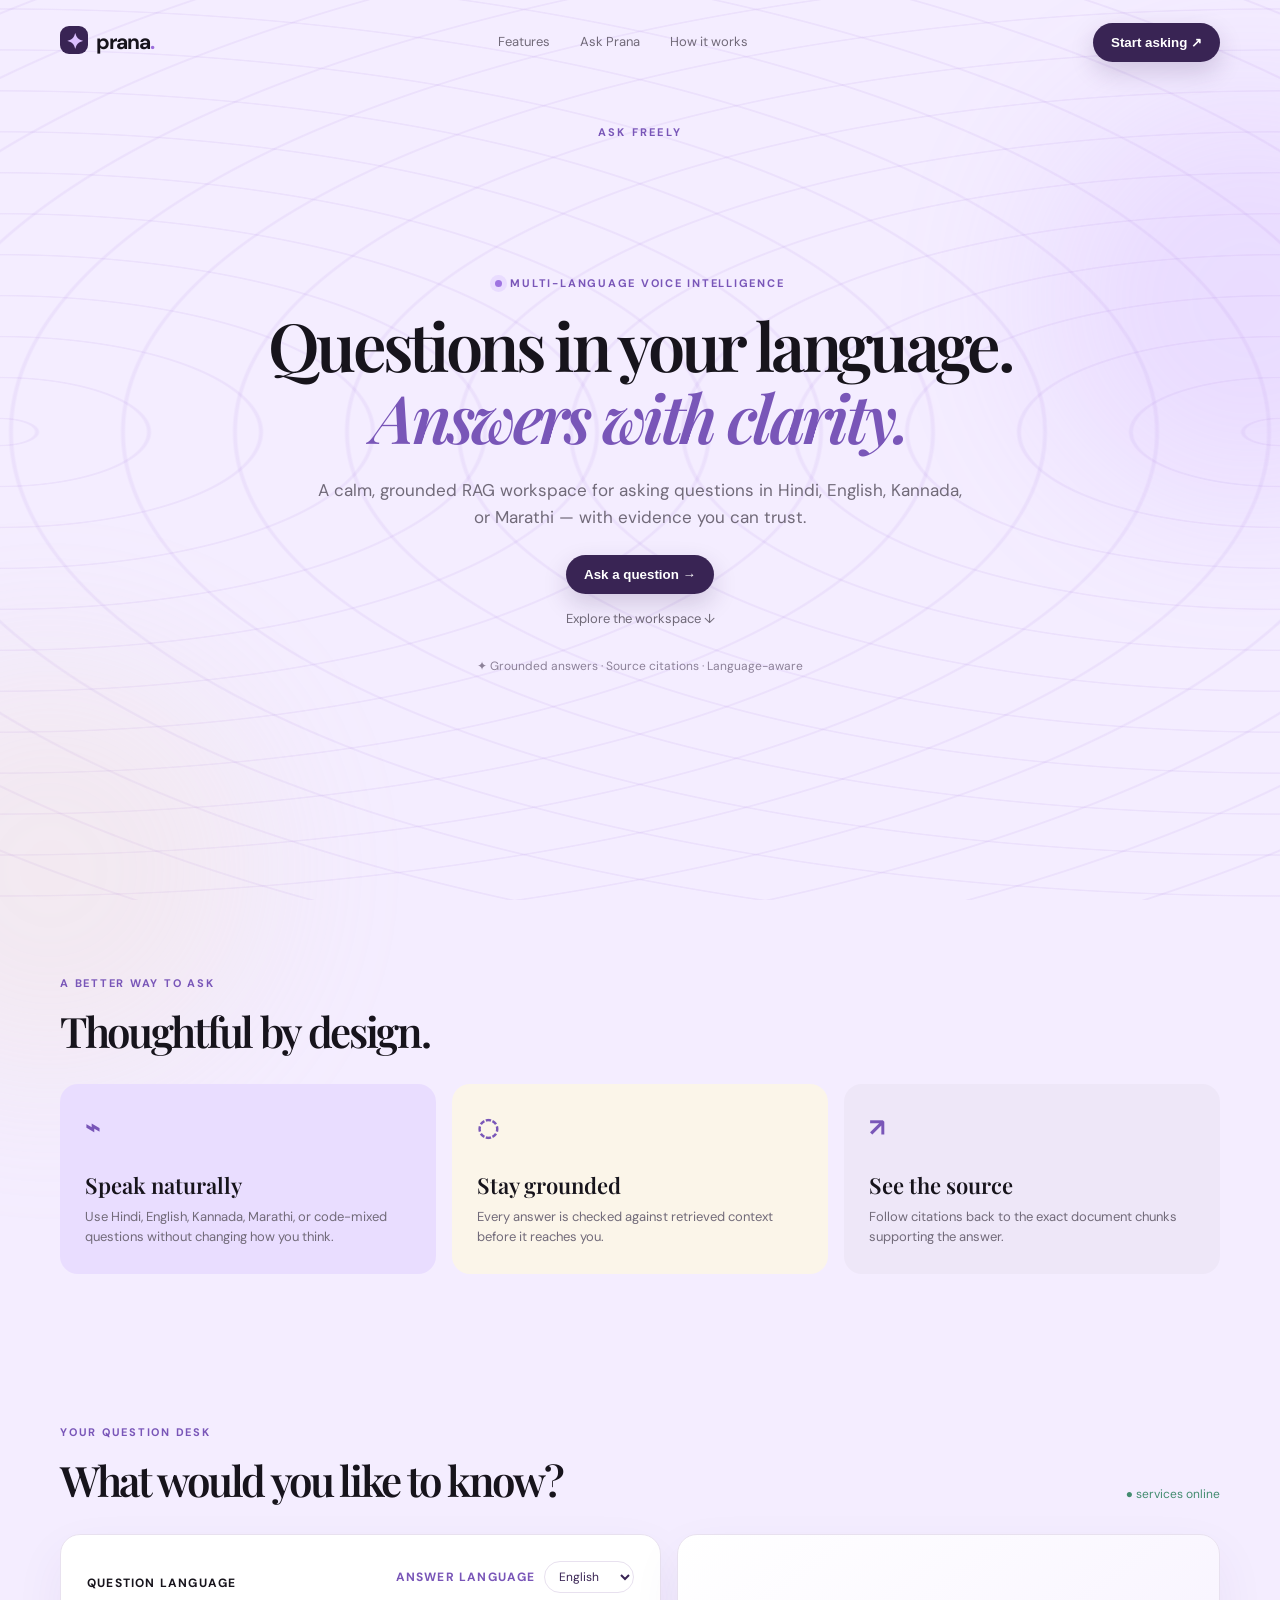
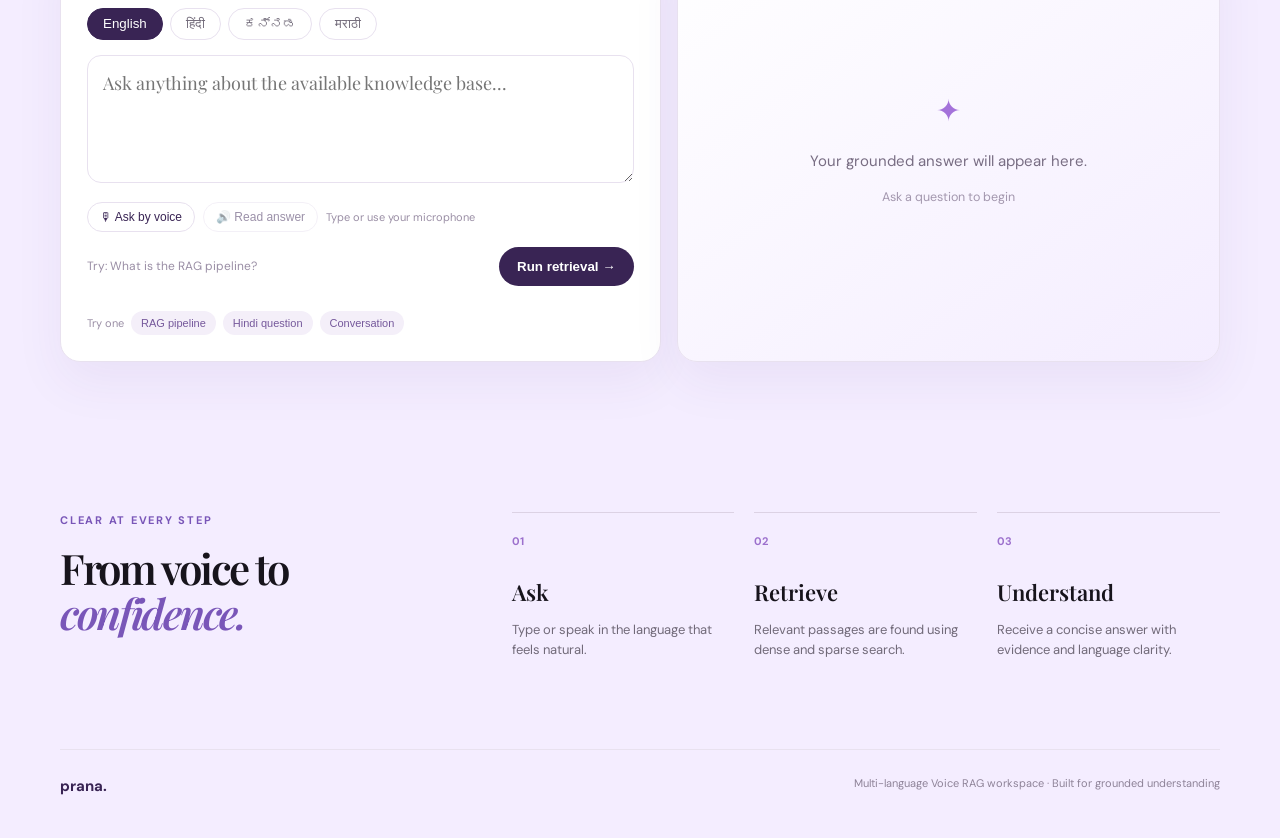
<file: frontend/index.html>
<!doctype html>
<html lang="en">
<head>
  <meta charset="utf-8"><meta name="viewport" content="width=device-width, initial-scale=1">
  <title>Prana RAG | Multi-language Voice Intelligence</title>
  <link rel="preconnect" href="https://fonts.googleapis.com"><link rel="preconnect" href="https://fonts.gstatic.com" crossorigin>
  <link href="https://fonts.googleapis.com/css2?family=DM+Sans:wght@400;500;600;700&family=Playfair+Display:wght@500;600;700&display=swap" rel="stylesheet">
  <link rel="stylesheet" href="styles.css">
</head>
<body>
  <div class="glow glow-one"></div><div class="glow glow-two"></div>
  <header class="topbar shell"><a class="brand" href="#top"><span class="brand-mark">✦</span>prana<span class="brand-dot">.</span></a><nav><a href="#features">Features</a><a href="#workspace">Ask Prana</a><a href="#about">How it works</a></nav><button class="nav-cta" onclick="document.getElementById('workspace').scrollIntoView({behavior:'smooth'})">Start asking ↗</button></header>
  <main id="top">
    <section class="hero shell"><div class="hero-copy"><p class="eyebrow"><span class="pulse"></span> Multi-language voice intelligence</p><h1>Questions in your language.<br><em>Answers with clarity.</em></h1><p class="hero-text">A calm, grounded RAG workspace for asking questions in Hindi, English, Kannada, or Marathi — with evidence you can trust.</p><div class="hero-actions"><button class="primary" onclick="document.getElementById('workspace').scrollIntoView({behavior:'smooth'})">Ask a question →</button><a class="text-link" href="#features">Explore the workspace ↓</a></div><div class="hero-note">✦ Grounded answers · Source citations · Language-aware</div></div><div class="hero-art"><div class="orbit orbit-a"></div><div class="orbit orbit-b"></div><div class="art-card main-art"><small>TODAY'S INSIGHT</small><div>Ask freely.<br><i>Know clearly.</i></div><hr><span>Hindi · English · Kannada · Marathi</span></div><div class="art-card floating-card">✦<strong>0.91</strong><small>grounding score</small></div><div class="art-card citation-card">● 3 sources found ↗</div></div></section>
    <section id="features" class="feature-strip shell"><div class="section-intro"><p class="eyebrow">A better way to ask</p><h2>Thoughtful by design.</h2></div><div class="feature-grid"><article class="feature-card lavender"><b>⌁</b><h3>Speak naturally</h3><p>Use Hindi, English, Kannada, Marathi, or code-mixed questions without changing how you think.</p></article><article class="feature-card cream"><b>◌</b><h3>Stay grounded</h3><p>Every answer is checked against retrieved context before it reaches you.</p></article><article class="feature-card lilac"><b>↗</b><h3>See the source</h3><p>Follow citations back to the exact document chunks supporting the answer.</p></article></div></section>
    <section id="workspace" class="workspace shell"><div class="workspace-head"><div><p class="eyebrow">Your question desk</p><h2>What would you like to know?</h2></div><span class="online">● services online</span></div><div class="workspace-grid"><div class="ask-panel card"><div class="field-head"><label>Question language</label><span id="answer-language">Answer: हिंदी</span></div><div class="language-options"><button class="lang active" data-lang="en">English</button><button class="lang" data-lang="hi">हिंदी</button></div><label class="sr-only" for="question">Your question</label><textarea id="question" rows="4" placeholder="Ask anything about the available knowledge base..."></textarea><div class="ask-footer"><span id="input-hint">Try: What is the RAG pipeline?</span><button id="ask" class="primary">Run retrieval →</button></div><div class="quick-asks"><span>Try one</span><button data-question="What is the RAG pipeline?">RAG pipeline</button><button data-question="भारत की राजधानी क्या है?">Hindi question</button><button data-question="how r u?">Conversation</button></div></div><div id="answer-panel" class="answer-panel card empty"><div class="empty-icon">✦</div><p>Your grounded answer will appear here.</p><small>Ask a question to begin</small></div></div></section>
    <section id="about" class="process shell"><div><p class="eyebrow">Clear at every step</p><h2>From voice to<br><em>confidence.</em></h2></div><div class="steps"><div><b>01</b><strong>Ask</strong><p>Type or speak in the language that feels natural.</p></div><div><b>02</b><strong>Retrieve</strong><p>Relevant passages are found using dense and sparse search.</p></div><div><b>03</b><strong>Understand</strong><p>Receive a concise answer with evidence and language clarity.</p></div></div></section>
  </main><footer class="shell footer"><b>prana.</b><small>Multi-language Voice RAG workspace · Built for grounded understanding</small></footer><script src="app.js"></script>
</body></html>
</file>
<file: frontend/styles.css>
:root{--ink:#17141c;--muted:#716a79;--purple:#7956b8;--deep:#392454;--lavender:#e9ddff;--lilac:#eee7f8;--cream:#fbf5e9;--line:#e8e1ef;--green:#438c70}*{box-sizing:border-box}html{scroll-behavior:smooth}body{margin:0;color:var(--ink);background:#fbfafc;font:15px/1.55 "DM Sans",sans-serif;overflow-x:hidden}.shell{width:min(1160px,calc(100% - 48px));margin:auto}.glow{position:fixed;width:420px;height:420px;border-radius:50%;filter:blur(80px);opacity:.17;pointer-events:none;z-index:-1}.glow-one{background:#bb8cff;top:90px;right:-180px}.glow-two{background:#efd8ad;bottom:-180px;left:-160px}.topbar{height:84px;display:flex;align-items:center;justify-content:space-between}.brand{color:var(--ink);text-decoration:none;font-size:21px;font-weight:700;letter-spacing:-.05em}.brand-mark{display:inline-grid;place-items:center;width:28px;height:28px;margin-right:8px;border-radius:9px;background:var(--deep);color:#dbbfff}.brand-dot{color:#9a6ddb}nav{display:flex;gap:30px}nav a,.text-link{color:var(--muted);text-decoration:none;font-size:13px}.nav-cta,.primary{border:0;border-radius:999px;background:var(--deep);color:#fff;padding:12px 18px;font-weight:600;cursor:pointer}.hero{display:grid;grid-template-columns:1fr 1fr;gap:70px;min-height:620px;align-items:center;padding:58px 0 88px}.eyebrow{display:flex;align-items:center;gap:8px;color:var(--purple);font-size:11px;font-weight:700;letter-spacing:.16em;text-transform:uppercase;margin:0 0 17px}.pulse{width:7px;height:7px;border-radius:50%;background:#9e73e1;box-shadow:0 0 0 5px #e9dcff}.hero h1,h2{font:600 clamp(42px,5.2vw,72px)/1.08 "Playfair Display",serif;letter-spacing:-.055em;margin:0}.hero h1 em,h2 em{color:var(--purple);font-style:italic}.hero-text{max-width:470px;color:var(--muted);font-size:17px;margin:25px 0}.hero-actions{display:flex;align-items:center;gap:22px}.hero-note{margin-top:34px;color:#8c8198;font-size:12px}.hero-art{position:relative;min-height:400px;border-radius:30px;background:linear-gradient(145deg,#f1e9ff,#d9c2ff 52%,#7046a9);overflow:hidden;box-shadow:20px 28px 60px #6f4b9b25}.orbit{position:absolute;border:1px solid #fff8;border-radius:50%;transform:rotate(-25deg)}.orbit-a{width:430px;height:190px;top:90px;left:-30px}.orbit-b{width:360px;height:160px;top:145px;left:55px}.art-card{position:absolute;background:#ffffffd9;backdrop-filter:blur(12px);border:1px solid #fff9;box-shadow:0 18px 35px #3c225b2b;border-radius:18px}.main-art{width:285px;min-height:220px;left:56px;top:90px;padding:27px;transform:rotate(-5deg)}.main-art small,.floating-card small{font-size:9px;letter-spacing:.16em;color:#8b69ac}.main-art div{font:600 32px/1.05 "Playfair Display",serif;margin-top:27px}.main-art i{color:#8257ba}.main-art hr{width:82px;margin:25px 0 17px;border:0;border-top:3px solid #aa72e2}.main-art span{font-size:10px;color:#73568a;background:#f2e7ff;border-radius:99px;padding:7px 10px}.floating-card{right:35px;top:58px;padding:14px 16px;display:flex;flex-direction:column;color:#8c60c5}.floating-card strong{font:600 27px "Playfair Display",serif;color:var(--ink)}.citation-card{right:28px;bottom:70px;padding:12px 15px;color:#75568c;font-size:11px}.feature-strip,.workspace,.process{padding:75px 0}.section-intro h2,.workspace h2,.process h2{font-size:42px}.feature-grid{display:grid;grid-template-columns:repeat(3,1fr);gap:16px;margin-top:30px}.feature-card{min-height:190px;border-radius:18px;padding:25px}.lavender{background:var(--lavender)}.cream{background:var(--cream)}.lilac{background:var(--lilac)}.feature-card>b{font-size:25px;color:var(--purple)}.feature-card h3{font:600 22px "Playfair Display",serif;margin:22px 0 7px}.feature-card p{color:var(--muted);margin:0;font-size:13px}.workspace-head,.field-head{display:flex;justify-content:space-between;align-items:flex-end}.online{color:var(--green);font-size:12px}.workspace-grid{display:grid;grid-template-columns:1.05fr .95fr;gap:16px;margin-top:30px}.card{border:1px solid var(--line);border-radius:20px;background:#fff;padding:26px;box-shadow:0 20px 50px #57337810}.field-head label{font-size:12px;letter-spacing:.1em;text-transform:uppercase;font-weight:700}.field-head span{color:var(--purple);font-size:12px}.language-options{display:flex;gap:7px;margin:15px 0}.lang{border:1px solid var(--line);border-radius:999px;padding:7px 15px;background:#fff;color:var(--muted);cursor:pointer}.lang.active{background:var(--deep);color:#fff;border-color:var(--deep)}textarea{width:100%;resize:vertical;border:1px solid var(--line);border-radius:14px;padding:15px;font:18px "Playfair Display",serif;outline:none}textarea:focus{border-color:#b28ce2;box-shadow:0 0 0 4px #ebddfa}.ask-footer{display:flex;justify-content:space-between;align-items:center;margin-top:15px}.ask-footer span{color:#9a8ea5;font-size:12px}.quick-asks{display:flex;align-items:center;flex-wrap:wrap;gap:7px;margin-top:25px;color:#9a8ea5;font-size:11px}.quick-asks button{border:0;background:#f4eff9;color:#75589b;border-radius:999px;padding:6px 10px;font-size:11px;cursor:pointer}.answer-panel{min-height:330px;background:linear-gradient(145deg,#fff,#f4edff)}.answer-panel.empty{display:grid;place-content:center;text-align:center;color:#a397ae}.empty-icon{color:#a472da;font-size:30px}.answer-panel h3{font:600 30px "Playfair Display",serif;margin:14px 0}.answer-panel p{color:#786d83}.tag{display:inline-block;padding:6px 10px;margin:4px;background:#eadcff;border-radius:99px;color:#65428d;font-size:11px}.steps{display:grid;grid-template-columns:repeat(3,1fr);gap:20px}.process{display:grid;grid-template-columns:.7fr 1.3fr;gap:70px}.steps>div{border-top:1px solid #dcd2e4;padding-top:16px}.steps b{color:#9c70cd;font-size:11px}.steps strong{display:block;font:600 22px "Playfair Display",serif;margin:25px 0 8px}.steps p{font-size:13px;color:var(--muted)}.footer{border-top:1px solid var(--line);padding:25px 0 40px;display:flex;justify-content:space-between;color:#8e8398}.footer>b{color:var(--deep)}.footer small{font-size:11px}.sr-only{position:absolute;width:1px;height:1px;overflow:hidden;clip:rect(0,0,0,0)}
@media(max-width:800px){.shell{width:min(100% - 30px,600px)}nav{display:none}.hero,.workspace-grid,.process{grid-template-columns:1fr}.hero{padding-top:35px;gap:35px}.hero-art{min-height:340px}.feature-grid,.steps{grid-template-columns:1fr}.process{gap:35px}.ask-footer{align-items:flex-start;gap:15px;flex-direction:column}.footer{display:block}.footer small{display:block;margin-top:8px}}
.answer-language-control{display:flex;align-items:center;gap:8px;color:var(--purple);font-size:11px;font-weight:600}.answer-language-control select{border:1px solid var(--line);border-radius:999px;background:#fff;color:var(--deep);padding:6px 10px;font:12px "DM Sans",sans-serif}.voice-controls{display:flex;align-items:center;gap:8px;margin-top:12px}.voice-controls button{border:1px solid var(--line);border-radius:999px;background:#fff;color:var(--deep);padding:7px 12px;font-size:12px;cursor:pointer}.voice-controls button:disabled{cursor:not-allowed;opacity:.5}.voice-controls span{color:#9a8ea5;font-size:11px}
body{background:#f4edff}
.hero{display:block;min-height:calc(100vh - 84px);padding:28px 0 70px;text-align:center}.hero-motion{padding-top:0;margin-bottom:34px;transform:translateY(-8px)}.hero-copy{max-width:900px;margin:0 auto}.hero-copy .eyebrow{justify-content:center}.hero-copy h1{max-width:850px;margin:0 auto}.hero-text{max-width:650px;margin:25px auto}.hero-actions{justify-content:center}.hero-note{margin-top:28px}.hero-art{display:none}
.hero-actions{flex-direction:column;gap:15px}.hero-actions .primary{align-self:center}.hero-actions .text-link{display:block}
#answer-language{display:none}
@keyframes circle-drift{0%,100%{transform:translate(-50%,0) scale(1)}50%{transform:translate(-50%,8px) scale(1.025)}}.hero{position:relative;isolation:isolate;overflow:hidden}.hero::before{content:"";position:absolute;z-index:-1;width:520px;height:520px;left:50%;top:76px;border-radius:50%;border:1px solid #b996e955;box-shadow:0 0 0 62px #c9aff32b,0 0 0 124px #d9c9f21f,0 0 0 188px #eadfff18;animation:circle-drift 8s ease-in-out infinite;pointer-events:none}.hero::after{content:"";position:absolute;z-index:-1;width:190px;height:190px;left:50%;top:242px;transform:translateX(-50%);border-radius:50%;background:#dfceff3b;filter:blur(2px);pointer-events:none}@media(prefers-reduced-motion:reduce){.hero::before{animation:none}}
.hero::before{z-index:0;top:18px;border-color:#9b70d875;box-shadow:0 0 0 68px #c6a9f348,0 0 0 136px #d9c5f236,0 0 0 204px #eadfff2b}.hero::after{z-index:0;top:190px;background:#d5bcff66}.hero-motion,.hero-copy{position:relative;z-index:1}
.hero::before{width:118vw;height:112vh;top:-92px;border-color:#9b70d84d;box-shadow:0 0 0 82px #c6a9f32b,0 0 0 164px #d9c5f21f,0 0 0 246px #eadfff18}.hero::after{width:34vw;height:34vw;top:28%;background:#d5bcff42}
@keyframes motion-word-pop{0%,100%{opacity:0;transform:translateY(22px) scale(.92) rotate(1deg)}8%,27%{opacity:1;transform:translateY(0) scale(1) rotate(0)}35%{opacity:0;transform:translateY(-18px) scale(1.03) rotate(-1deg)}}.hero-motion{grid-column:1/-1;text-align:center;padding:12px 0 2px;animation:button-pop-in .9s .1s both}.motion-kicker{display:block;color:var(--purple);font-size:11px;font-weight:700;letter-spacing:.2em;text-transform:uppercase;margin-bottom:8px}.motion-words{position:relative;height:clamp(42px,5vw,66px);overflow:hidden}.motion-words span{position:absolute;inset:0;color:var(--deep);font:600 clamp(32px,4.7vw,62px)/1.05 "Playfair Display",serif;letter-spacing:-.05em;animation:motion-word-pop 8s infinite}.motion-words span:nth-child(2){animation-delay:2s}.motion-words span:nth-child(3){animation-delay:4s}.motion-words span:nth-child(4){animation-delay:6s}@media(max-width:800px){.hero-motion{padding-top:0}.motion-words{height:48px}}
@keyframes button-pop-in{0%{opacity:0;transform:translateY(18px) scale(.88)}65%{opacity:1;transform:translateY(-4px) scale(1.04)}100%{opacity:1;transform:translateY(0) scale(1)}}@keyframes button-float{0%,100%{transform:translateY(0)}50%{transform:translateY(-5px)}}.nav-cta{animation:button-pop-in .8s cubic-bezier(.2,.8,.2,1) both,button-float 3.6s ease-in-out 1s infinite;box-shadow:0 10px 24px #3924542e}.hero-actions .primary{animation:button-pop-in .85s .25s cubic-bezier(.2,.8,.2,1) both,button-float 3.8s ease-in-out 1.2s infinite;box-shadow:0 10px 24px #3924542e}.nav-cta:hover,.hero-actions .primary:hover{animation-play-state:paused;transform:translateY(-3px);box-shadow:0 14px 30px #39245445}@media(prefers-reduced-motion:reduce){.nav-cta,.hero-actions .primary{animation:none}}
@keyframes motion-word-pop{0%,24%,100%{opacity:0;transform:translateY(22px) scale(.92) rotate(1deg)}3%,19%{opacity:1;transform:translateY(0) scale(1) rotate(0)}22%{opacity:0;transform:translateY(-18px) scale(1.03) rotate(-1deg)}}
.hero::before{width:100%;height:100%;left:0;top:0;border:0;box-shadow:none;background:repeating-radial-gradient(ellipse at 50% 48%,transparent 0 66px,#b996e946 68px 70px,#d9c5f220 72px 74px);animation:circle-drift 8s ease-in-out infinite}.hero::after{width:100%;height:100%;left:0;top:0;transform:none;background:radial-gradient(ellipse at 50% 48%,#d5bcff38 0 11%,transparent 11.5% 100%);filter:none}
.motion-words span{opacity:0}
.hero::before{background:repeating-radial-gradient(ellipse at 0% 50%,transparent 0 30px,#b996e926 32px 34px,transparent 36px 102px),repeating-radial-gradient(ellipse at 100% 50%,transparent 0 30px,#b996e926 32px 34px,transparent 36px 102px);opacity:.9}
.hero::before{width:68%;left:0;background:repeating-radial-gradient(ellipse at 0% 50%,transparent 0 34px,#b996e923 36px 38px,transparent 40px 112px)}.hero::after{width:68%;height:100%;left:auto;right:0;top:0;transform:none;background:repeating-radial-gradient(ellipse at 100% 50%,transparent 0 34px,#b996e923 36px 38px,transparent 40px 112px);filter:none;z-index:0}
body{background-color:#f4edff;background-image:repeating-radial-gradient(ellipse at 0% 48%,transparent 0 34px,#b996e91d 36px 38px,transparent 40px 112px),repeating-radial-gradient(ellipse at 100% 48%,transparent 0 34px,#b996e91d 36px 38px,transparent 40px 112px);background-attachment:fixed}.hero::before,.hero::after{background:transparent;box-shadow:none;border:0;animation:none}
body{background-image:repeating-radial-gradient(ellipse at 0% 48%,transparent 0 34px,#b996e924 36px 38px,transparent 40px 112px),repeating-radial-gradient(ellipse at 100% 48%,transparent 0 34px,#b996e924 36px 38px,transparent 40px 112px)}
.motion-words{height:clamp(70px,7vw,94px);overflow:visible}.motion-words span{line-height:1.2}@media(max-width:800px){.motion-words{height:64px}}
</file>
